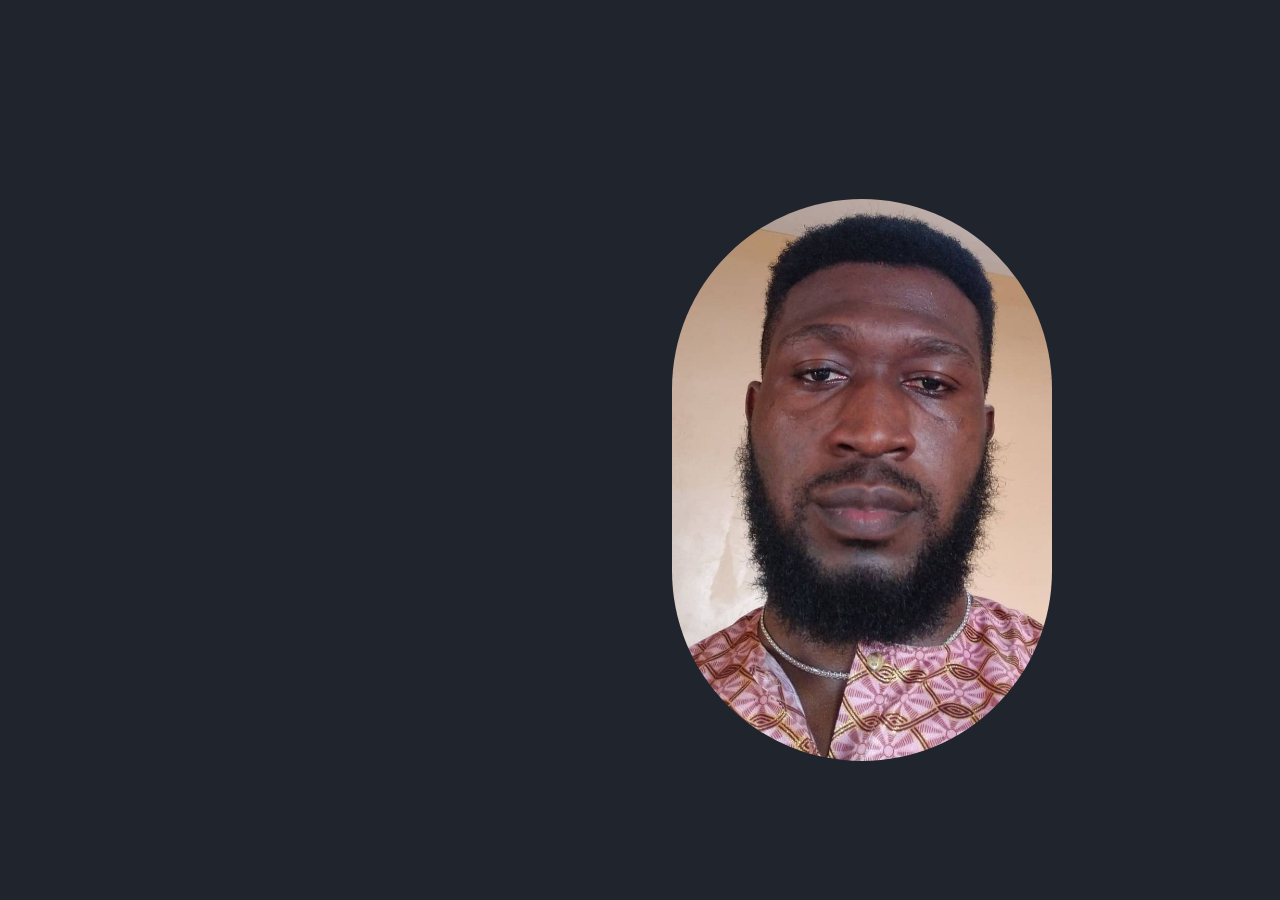
<file: index.html>
<!DOCTYPE html>
<html lang="en">

    <head>
        <meta charset="UTF-8" />
        <meta http-equiv="X-UA-Compatible" content="IE=edge">
        <meta name="viewpoint" content="width=device-width, initial-scale=1.0">
        <title>portfolio</title>
        <link href='https://unpkg.com/boxicons@2.1.4/css/boxicons.min.css' rel="stylesheet">
        <link rel="stylesheet" href="style_main.css">
    </head>

    <body>

        <header class = "header">
        <a href="#" class = "logo">CEI.</a>

            <nav class = "navbar">
                <a href="#" style="--i:1;" class="active">Home</a>
                <a href="Bio.html" style="--i:2;">Bio</a>
               <!-- <a href="Elev_pitch.html" style="--i:3;">Elevator Pitch</a> -->
                <a href="Portfolio.html" style="--i:4;">Projects</a>
                <a href="contact.html" target="_blank" style="--i:5;">Contact</a>
                
            </nav>
        </header>

        <section class = "home">
            <div class = "home-content">
                <h3> Hello, I am </h3>
                <h1> Chiedozie Emmanuel, Ikechukwu </h1>
                <h3>And I'm a <span> Techsavvy </span></h3>
                <P>Chiedozie Emmanuel Ikechukwu, a techsavvy professional with a passion for Information Technology. With expertise in web development, UI/UX design, and a keen interest in cybersecurity, I thrive on exploring the ever-evolving digital landscape. Let's innovate together!".</P>

                <div class="social-media">
                    <a href="https://www.linkedin.com/in/chiedozie-emmanuel-ikechukwu-b8a3221b1/" target="_blank" style="--i:6;" ><i class='bx bxl-linkedin-square'></i></a>
                    <a href="#" target="_blank" style="--i:7;" ><i class='bx bxl-twitter'></i></a>
                    <a href="#" target="_blank" style="--i:8;" ><i class='bx bxl-instagram'></i></a>
                    <a href="" target="_blank" style="--i:9;" ><i class='bx bxl-whatsapp'></i></a>
            </div>

            <a href="https://drive.google.com/file/d/1Qvwf4pet3lruoD6QPhBLRLCB7Y4I6SzN/view?usp=sharing" target="_blank" class="btn">Download CV</a>
            </div>

            <div class="home-img">
                <img src ="Dozie.jpeg" alt ="">
            </div>
        </section>


        <script src = "script.js"></script>

    </body> 
        
    
</html>
</file>
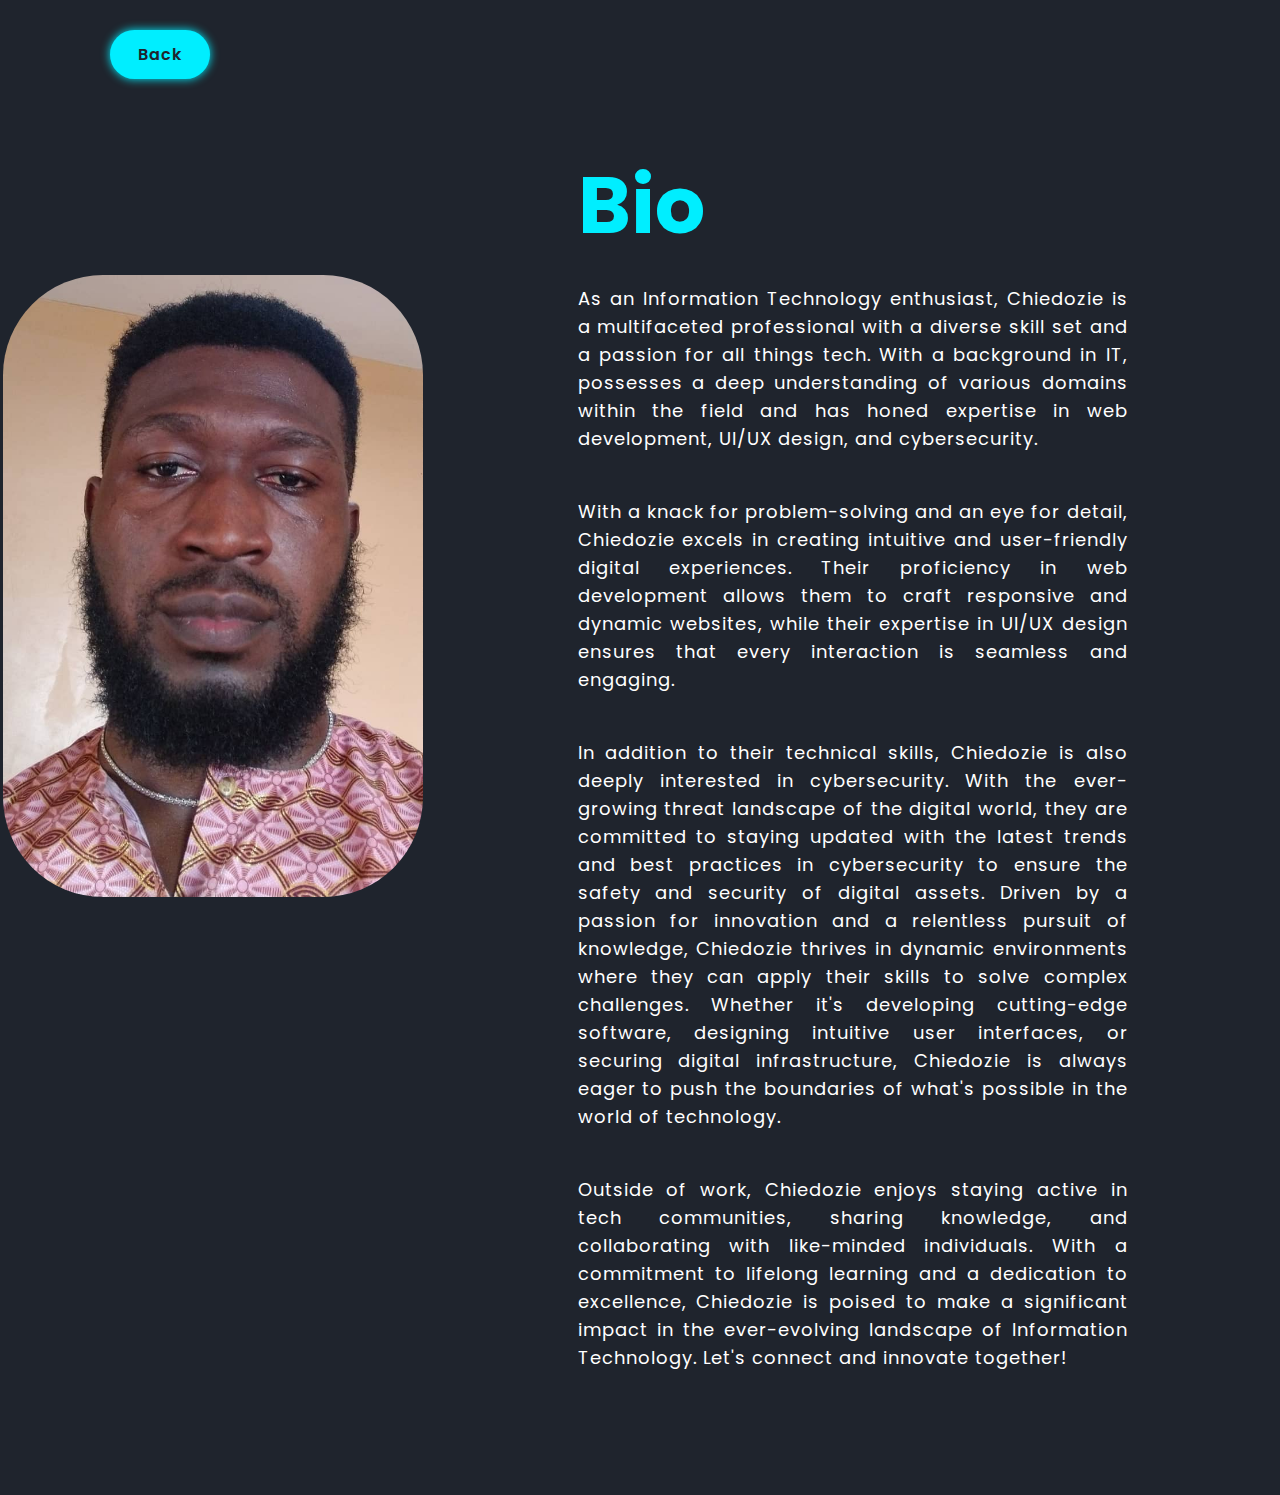
<file: Bio.html>
<!DOCTYPE html>
<html lang="en">

    <head>
        <meta charset="UTF-8" />
        <meta http-equiv="X-UA-Compatible" content="IE=edge">
        <meta name="viewpoint" content="width=device-width, initial-scale=1.0">
        <title>bio</title>
        <link href='https://unpkg.com/boxicons@2.1.4/css/boxicons.min.css' rel="stylesheet">
        <link rel="stylesheet" href="style_main.css">
    </head>

    <body>
        <a href="index.html" class="back-button">Back</a>
        <section class = "Bio">
            <div class = "main">
                <img src ="Dozie.jpeg" alt ="">
                <div class = "Bio-text">
                    <h1>Bio</h1>
                    <p class="zero"> As an Information Technology enthusiast, Chiedozie is a multifaceted professional with a diverse skill set and 
                        a passion for all things tech. With a background in IT, possesses a deep understanding of various domains within 
                        the field and has honed expertise in web development, UI/UX design, and cybersecurity.
                    </p>

                    <p class="firstbio"> With a knack for problem-solving and an eye for detail, Chiedozie excels in creating intuitive and user-friendly digital experiences. 
                        Their proficiency in web development allows them to craft responsive and dynamic websites, while their expertise in UI/UX design ensures that every interaction is seamless and engaging.
                    </p>
                        
                    <p class="secondbio"> In addition to their technical skills, Chiedozie is also deeply interested in cybersecurity. With the ever-growing threat landscape of the digital world, 
                        they are committed to staying updated with the latest trends and best practices in cybersecurity to ensure the safety and security of digital assets.
                        Driven by a passion for innovation and a relentless pursuit of knowledge, Chiedozie thrives in dynamic environments where they can apply their skills to solve complex challenges. 
                        Whether it's developing cutting-edge software, designing intuitive user interfaces, or securing digital infrastructure, Chiedozie is always eager to push the boundaries of what's possible in the world of technology.
                    </p>

                    <p class="thirdbio">
                        Outside of work, Chiedozie enjoys staying active in tech communities, sharing knowledge, and collaborating with like-minded individuals. With a commitment to lifelong learning and a dedication to excellence, 
                        Chiedozie is poised to make a significant impact in the ever-evolving landscape of Information Technology.

                        Let's connect and innovate together!
                    </p>  
                </div>
            </div>
        </section>

    </body>
</file>
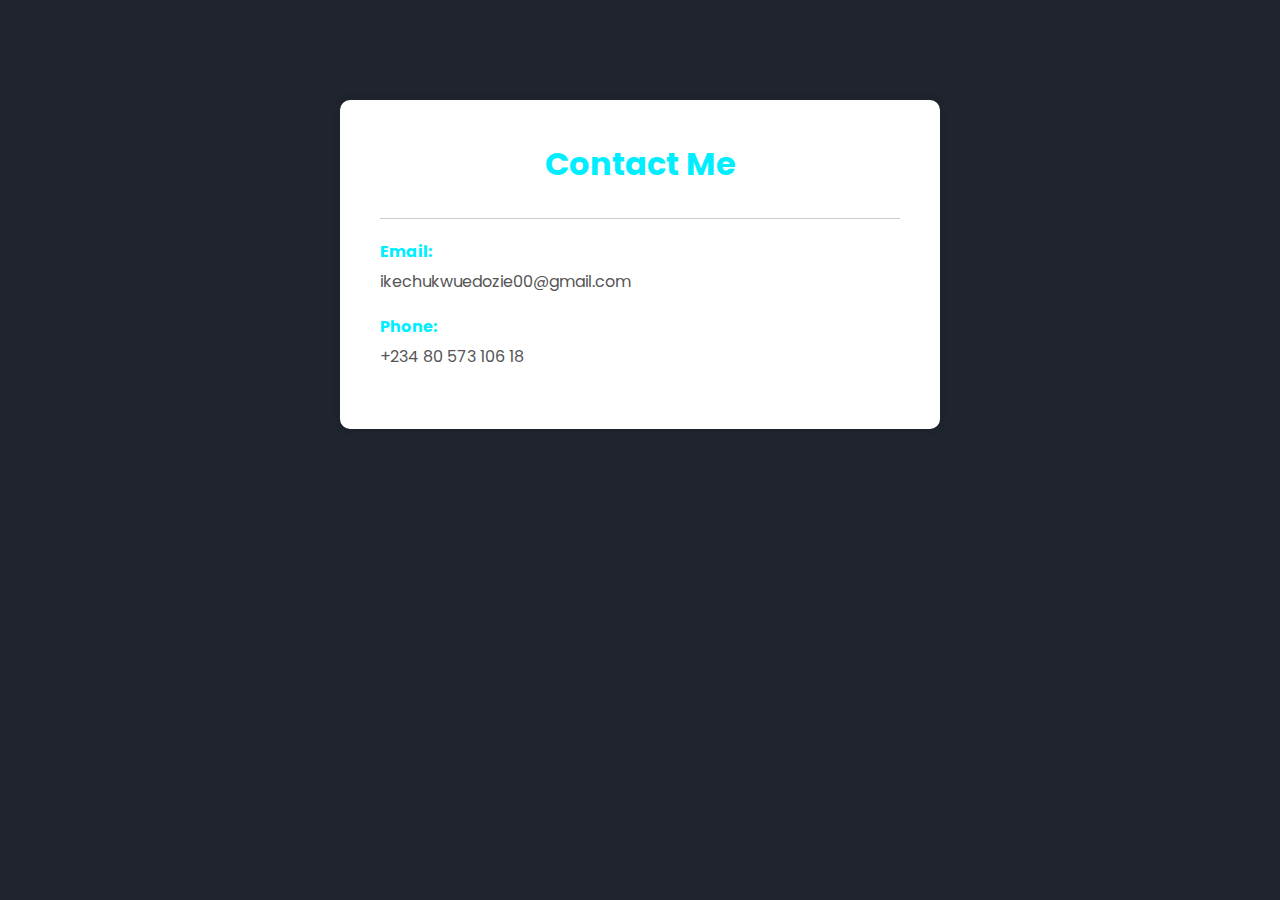
<file: contact.html>
<!DOCTYPE html>
<html lang="en">

    <head>
        <meta charset="UTF-8" />
        <meta http-equiv="X-UA-Compatible" content="IE=edge">
        <meta name="viewpoint" content="width=device-width, initial-scale=1.0">
        <title>Contact</title>
        <link href='https://unpkg.com/boxicons@2.1.4/css/boxicons.min.css' rel="stylesheet">
        <link rel="stylesheet" href="style_main.css">
    </head>

<body>
    <div class="container">
        <h1>Contact Me</h1>
        <div class="contact-info">
            <div class="contact-item">
                <span>Email:</span>
                <a href="mailto:angeson10@gmail.com">ikechukwuedozie00@gmail.com</a>
            </div>
            <div class="contact-item">
                <span>Phone:</span>
                <a href="tel:+23457310618">+234 80 573 106 18</a>
            </div>
        </div>
    </div>
</body>
</file>
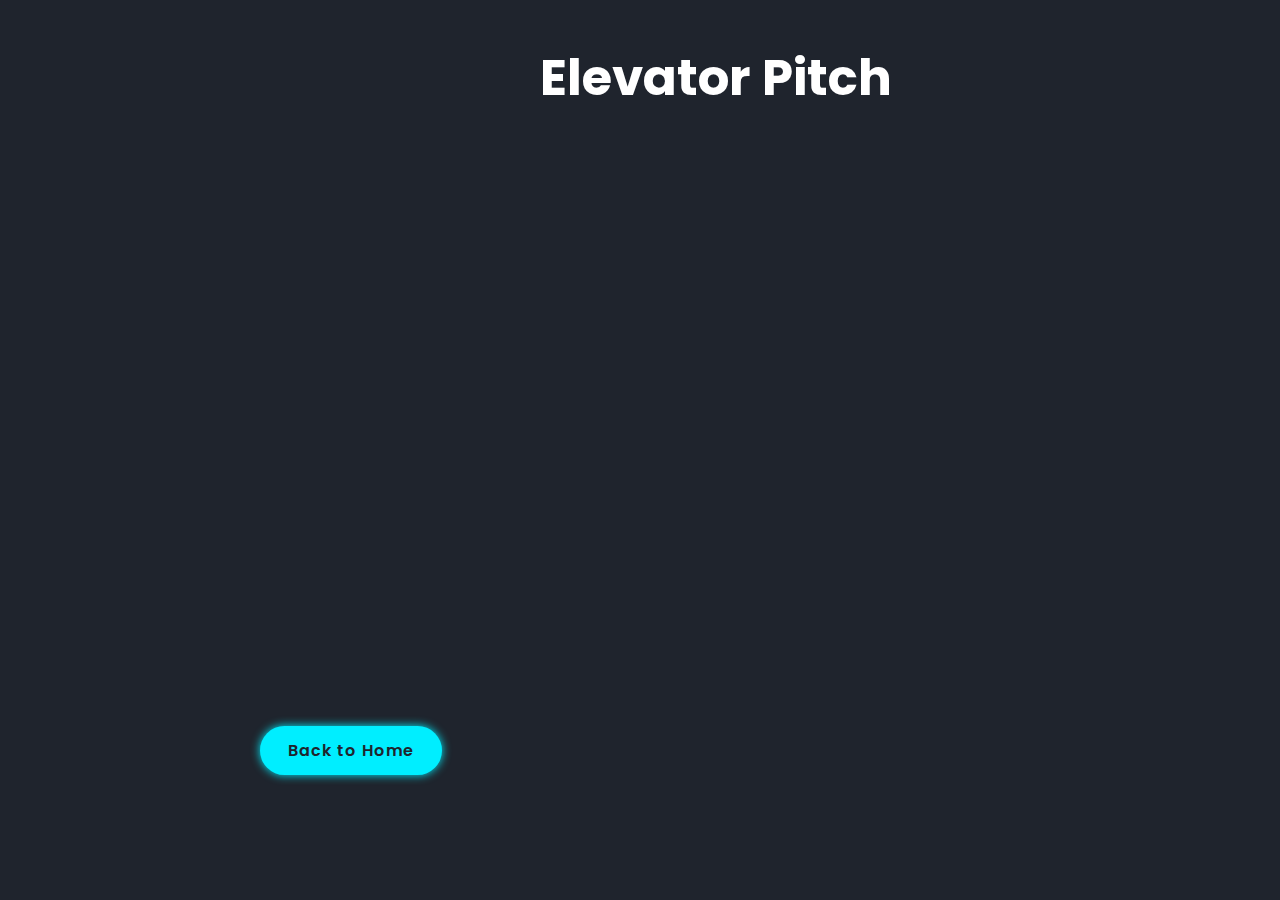
<file: Elev_pitch.html>
<!DOCTYPE html>
<html lang="en">

    <head>
        <meta charset="UTF-8" />
        <meta http-equiv="X-UA-Compatible" content="IE=edge">
        <meta name="viewpoint" content="width=device-width, initial-scale=1.0">
        <title>Elevator Pitch</title>
        <link href='https://unpkg.com/boxicons@2.1.4/css/boxicons.min.css' rel="stylesheet">
        <link rel="stylesheet" href="style_main.css">
    </head>

<body>

    <h1 class = "elev">Elevator Pitch</h1>

    <div class = "youtube-portelev">
        <iframe width="560" height="315" src="https://www.youtube.com/embed/u-k8cTNZKak?si=GFb1Qk8m9HTPinQa" title="YouTube video player" frameborder="0" allow="accelerometer; autoplay; clipboard-write; encrypted-media; gyroscope; picture-in-picture; web-share" allowfullscreen></iframe>
    </div>

    <a href="index.html" class="elevback">Back to Home</a>


</body>
</file>
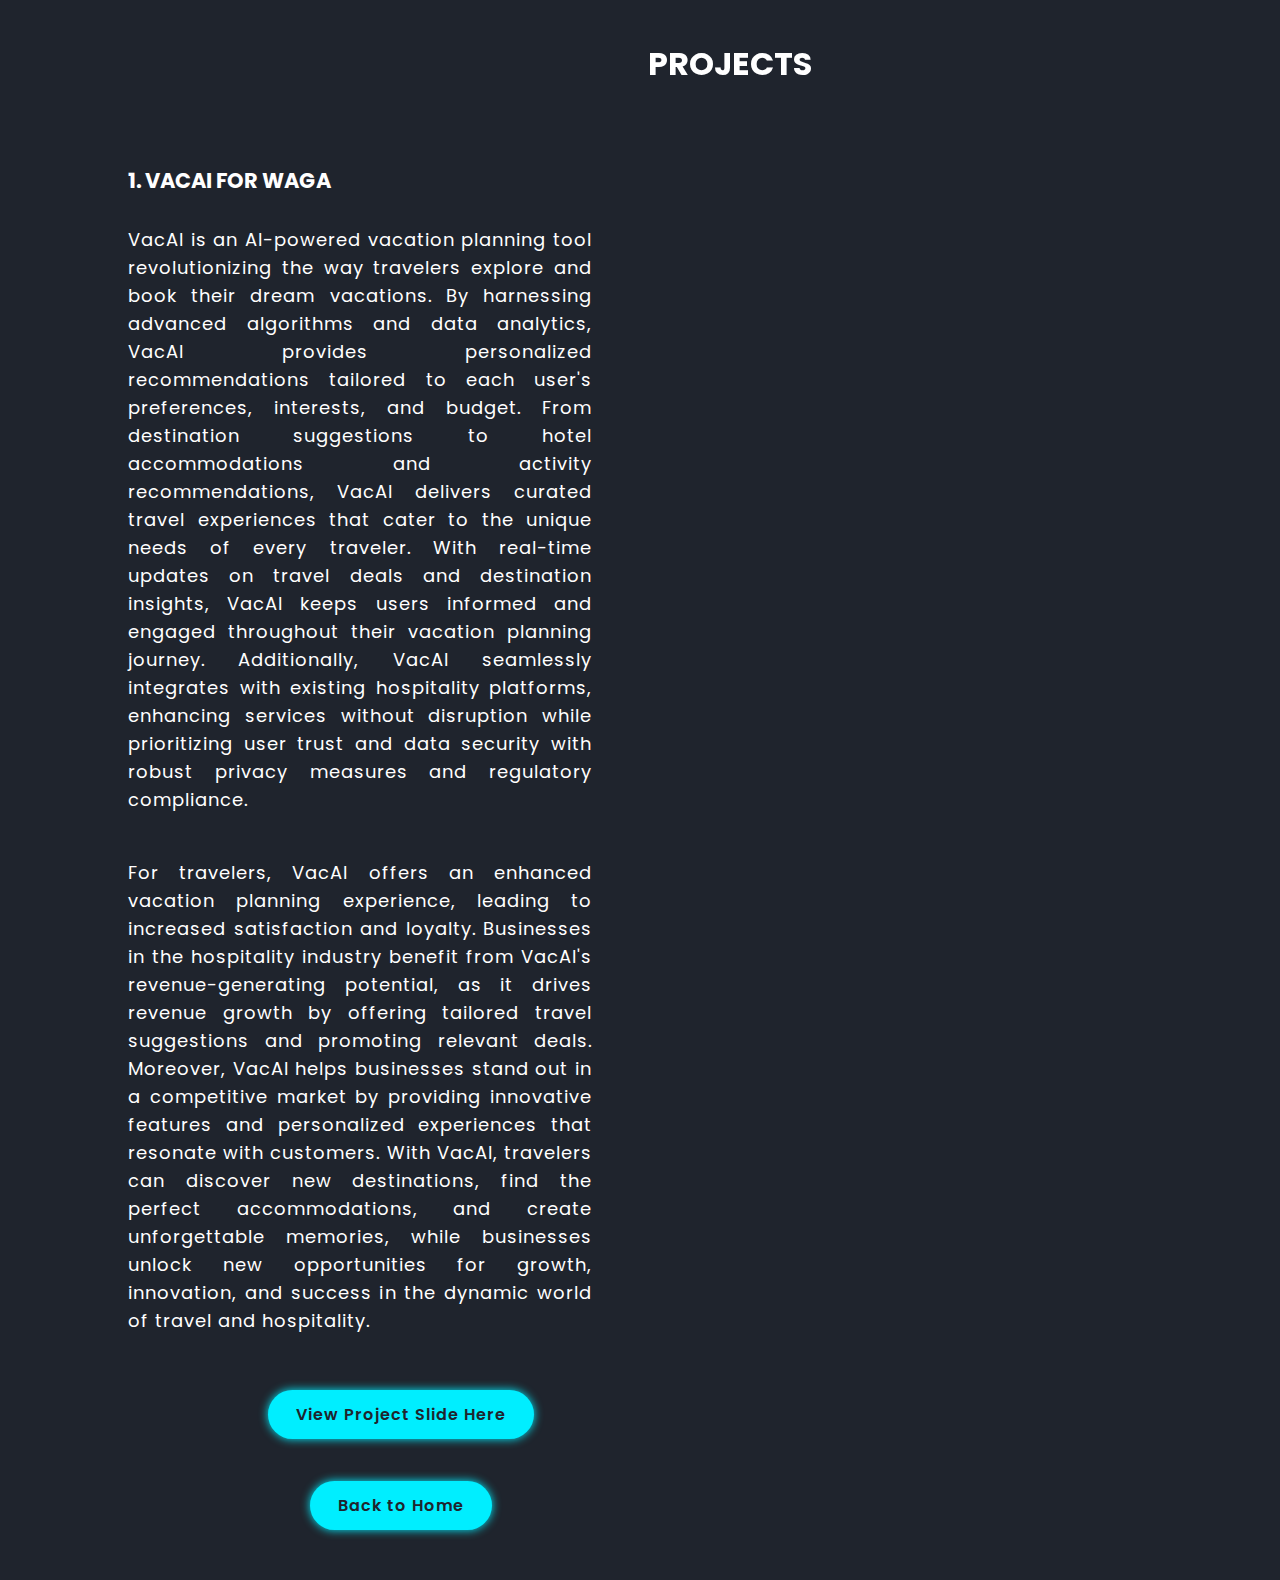
<file: Portfolio.html>
<!DOCTYPE html>
<html lang="en">

    <head>
        <meta charset="UTF-8" />
        <meta http-equiv="X-UA-Compatible" content="IE=edge">
        <meta name="viewpoint" content="width=device-width, initial-scale=1.0">
        <title>Portfolio</title>
        <link href='https://unpkg.com/boxicons@2.1.4/css/boxicons.min.css' rel="stylesheet">
        <link rel="stylesheet" href="style_main.css">
    </head>

<body>
    <header class = "port-header">
        <h1 class="port_h1">PROJECTS</h1>
    </header>

    <section class = "portfolio">
        <div class="portfolio-content">
            
            <h2>1. VACAI FOR WAGA </h2>
            <p class="port_para1"> VacAI is an AI-powered vacation planning tool revolutionizing the way travelers explore and book their dream vacations. 
                By harnessing advanced algorithms and data analytics, VacAI provides personalized recommendations tailored to each user's preferences, interests, and budget. 
                From destination suggestions to hotel accommodations and activity recommendations, VacAI delivers curated travel experiences that cater to the unique needs of every traveler. 
                With real-time updates on travel deals and destination insights, VacAI keeps users informed and engaged throughout their vacation planning journey. Additionally, 
                VacAI seamlessly integrates with existing hospitality platforms, enhancing services without disruption while prioritizing user trust and data security with robust privacy measures and regulatory compliance. </p>  
                
            <p class="port_para2"> For travelers, VacAI offers an enhanced vacation planning experience, leading to increased satisfaction and loyalty. Businesses in the hospitality industry benefit from VacAI's revenue-generating potential, 
                as it drives revenue growth by offering tailored travel suggestions and promoting relevant deals. Moreover, VacAI helps businesses stand out in a competitive market by providing innovative features and personalized experiences that resonate with customers. 
                With VacAI, travelers can discover new destinations, find the perfect accommodations, and create unforgettable memories, while businesses unlock new opportunities for growth, innovation, and success in the dynamic world of travel and hospitality. </p>

                <a href="https://drive.google.com/file/d/1gx8D_ai4wNPDD0VLx4LazdY4GoJ_rti4/view?usp=sharing" target="_blank" class="slide">View Project Slide Here </a>    

                <a href="index.html" class="prof">Back to Home</a>
                
        </div>

        <div class = "youtube-port">
            <iframe width="560" height="315" src="https://www.loom.com/share/d90ac2874bd84833adb950bed06e3e8b?sid=6e954735-1284-497c-b107-6306cf25d431" title="YouTube video player" frameborder="0" allow="accelerometer; autoplay; clipboard-write; encrypted-media; gyroscope; picture-in-picture; web-share" allowfullscreen></iframe>
        </div>

        

        <script src="script.js"></script>
</body>
</file>
<file: style_main.css>
@import url(https://fonts.googleapis.com/css?family=Poppins:100,100italic,200,200italic,300,300italic,regular,italic,500,500italic,600,600italic,700,700italic,800,800italic,900,900italic);

* {
    margin: 0;
    padding: 0;
    box-sizing: border-box;
    font-family: 'poppins', sans-serif;
}

body {
    background: #1f242d;
    color: #fff;
}

.header {
    position: fixed;
    top: 0;
    left: 0;
    width: 100%;
    padding: 20px 10%;
    background: transparent;
    display: flex;
    justify-content: space-between;
    align-items: center;
    z-index: 100;
}

.logo {
    font-size: 25px;
    color: #fff;
    text-decoration: none;
    font-weight: 600;
    cursor: default;
    opacity: 0;
    animation: slideRight 1s ease forwards;
}

.port-header {
    position: fixed;
    margin-left: 520px;
    margin-top: 20px;
    top: 0;
    left: 0;
    width: 100%;
    padding: 20px 10%;
    background: transparent;
    display: flex;
    justify-content: space-between;
    align-items: center;
    z-index: 100;
    transition: top 0.3s; /* Add smooth transition */
}

.port-header.hide-header {
    top: -100px; /* Move header out of view */
}


/*.navbar {
    margin-left: auto;
}*/

.navbar a{
    display: inline-block;
    font-size: 18px;
    color: #fff;
    text-decoration: none;
    font-weight: 500;
    margin-right: 70px;
    opacity: 0;
    animation: slideTop 1s ease forwards;
    transition: .3s;
    animation-delay: calc(.2s * var(--i));
}

.navbar a:hover,
.navbar a.active {
    color:#0ef
}

.home {
    position: relative;
    width: 100%;
    height: 100%;
    display: flex;
    justify-content: space-between;
    align-items: center;
    padding: 70px 10% 0;
}

.home-content{
    max-width: 600px;
    margin-top: 95px;
}

.home-content h3 {
    font-size: 32px;
    font-weight: 700;
    opacity: 0;
    animation: slideBottom 1s ease forwards;
    animation-delay: .5s;
    margin-bottom: 10px;

}

.home-content h3:nth-of-type(2) {
    margin-bottom: 30px;
    animation: slideTop 1s ease forwards;
    animation-delay: .5s;
}

.home-content h3 span {
    color:#0ef;
}

.home-content h1 {
    font-size: 50px;
    font-weight: 700;
    margin: -3px 0;
    opacity: 0;
    animation: slideRight 1s ease forwards;
    animation-delay: .2s;
}

.home-content p {
    font-size: 16px;
    opacity: 0;
    animation: slideLeft 1s ease forwards;
    animation-delay: 1s;
}

.portfolio {
    position: relative;
    width: 100%;
    height: 100%;
    display: flex;
    justify-content: space-between;
    align-items: center;
    padding: 70px 10% 0;
}

.portfolio-content p {
    text-align: justify;
    letter-spacing: 1px;
    line-height: 28px;
    font-size: 18px;
    margin-bottom: 45px;
}

.portfolio-content {
    max-width: 570px;
    margin-top: 95px;
}

.portfolio-content h1 {
    font-size: 50px;
    font-weight: 600px;
    margin-bottom: 30px;
}

.elev {
    font-size: 50px;
    font-weight: 600px;
    margin-bottom: 30px;
    margin-left: 540px;
    margin-top: 40px;
}

.youtube-portelev {
    display: flex;
    justify-content: flex-end; /* Align to the right */
    align-items: center;
    width: 60%; /* Set width to 60% of the viewport width */
    margin-left: 17%; /* Adjust margin for spacing */
}

.youtube-portelev iframe {
    width: 150%; /* Make the iframe fill its container */
    height: 530px; /* Automatically adjust height */
}


.portfolio-content h2 {
    font-size: 21px;
    font-weight: 600px;
    margin-bottom: 30px;
}

.slide {
    display: inline-block;
    padding: 12px 28px;
    background: #0ef;
    border-radius: 40px;
    box-shadow: 0 0 10px #0ef;
    text-decoration: none;
    font-size: 16px;
    color: #1f242d;
    letter-spacing: 1px;
    font-weight: 600;
    margin-top: 10px;
    margin-bottom: 50px;
    margin-left: 140px;
}

.youtube-port{
    margin-bottom: 400px;
}

.Bio {
    width: 100%;
    padding: 78px 0px;
}

.prof {
    display: inline-block;
    padding: 12px 28px;
    background: #0ef;
    border-radius: 40px;
    box-shadow: 0 0 10px #0ef;
    text-decoration: none;
    font-size: 16px;
    color: #1f242d;
    letter-spacing: 1px;
    font-weight: 600;
    margin-top: -8px;
    margin-bottom: 50px;
    margin-left: 182px;
}

.elevback{
    display: inline-block;
    padding: 12px 28px;
    background: #0ef;
    border-radius: 40px;
    box-shadow: 0 0 10px #0ef;
    text-decoration: none;
    font-size: 16px;
    color: #1f242d;
    letter-spacing: 1px;
    font-weight: 600;
    margin-top: 50px;
    margin-bottom: 50px;
    margin-left: 260px;
}

.elevback:hover{
    background-color: #fff;
}

.main {
    width: 1130px;
    max-width: 95%;
    margin: 0 auto;
    display: flex;
    align-items: center;
    justify-content: space-around;
}

.home-img img {
    max-width: 380px;
    margin-right: 100px;
    margin-top: 100px;
    border-radius: 300px;
}

.main img {
    height: auto;
    width: 420px;
    margin-top: 0px;
    margin-bottom: 390px;
    margin-left: -150px;
    border-radius: 100px;
}

.Bio-text {
    width: 550px;
}

.Bio-text h1{
    color:#0ef;
    font-size: 80px;
    text-transform: capitalize;
    margin-bottom: 20px;
}

.Bio-text p {
    text-align: justify;
    letter-spacing: 1px;
    line-height: 28px;
    font-size: 18px;
    margin-bottom: 45px;
}

.back-button {
    display: inline-block;
    padding: 12px 28px;
    background: #0ef;
    border-radius: 40px;
    box-shadow: 0 0 10px #0ef;
    text-decoration: none;
    font-size: 16px;
    color: #1f242d;
    letter-spacing: 1px;
    font-weight: 600;
    margin-top: 30px;
    margin-left: 110px;
    margin-bottom: -120px;
}

.back-button:hover {
    background-color: #fff;
}

.prof:hover {
    background-color: #fff;
}


.social-media a {
    display: inline-flex;
    justify-content: center;
    align-items: center;
    width: 40px;
    height: 40px;
    background: transparent;
    border: 2px solid #0ef;
    border-radius: 50%;
    font-size: 20px;
    color: #0ef;
    text-decoration: none;
    margin: 30px 15px 30px 0;
    transition: .5s ease;
    opacity: 0;
    animation: slideLeft 1s ease forwards;
    animation-delay: calc(.2s * var(--i));
}

.social-media a:hover {
    background: #0ef;
    color: #1f242d;
    box-shadow: 0 0 20px #0ef;
}

.btn {
    display: inline-block;
    padding: 12px 28px;
    background: #0ef;
    border-radius: 40px;
    box-shadow: 0 0 10px #0ef;
    text-decoration: none;
    font-size: 16px;
    color: #1f242d;
    letter-spacing: 1px;
    font-weight: 600;
    opacity: 0;
    animation: slideTop 1s ease forwards;
    animation-delay: 1.6s;
}

.firstbio {
    margin-bottom: 20px;
}

.secondbio {
    margin-bottom: 20px;
}

.zero {
    margin-bottom: 20px;
}

.thirdbio {
    margin-bottom: 20px;
}

.container {
    max-width: 600px;
    margin: 100px auto;
    background-color: #fff;
    padding: 40px;
    border-radius: 10px;
    box-shadow: 0 0 10px rgba(0, 0, 0, 0.1);
}

.container h1 {
    text-align: center;
    margin-bottom: 30px;
    color: #0ef;
}

.contact-info {
    border-top: 1px solid #ccc;
    padding-top: 20px;
}

.contact-item {
    margin-bottom: 20px;
}

.contact-item span {
    font-weight: bold;
    display: block;
    margin-bottom: 5px;
    color: #0ef;
}

.contact-item a {
    color: #555;
    text-decoration: none;
}

.contact-item a:hover {
    text-decoration: underline;
}

/* KEYFRAMES ANIMATION */
@keyframes slideRight {
    0% { 
        transform: translateX(-100px);
        opacity: 0;
    }
    
    100% { 
        transform: translateX(0);
        opacity: 1;
    }
}

@keyframes slideTop {
    0% { 
        transform: translateY(100px);
        opacity: 0;
    }
    
    100% { 
        transform: translateY(0);
        opacity: 1;
    }
}

@keyframes slideBottom {
    0% { 
        transform: translateY(-100px);
        opacity: 0;
    }
    
    100% { 
        transform: translateY(0);
        opacity: 1;
    }
}

@keyframes slideLeft {
    0% { 
        transform: translateX(100px);
        opacity: 0;
    }
    
    100% { 
        transform: translateX(0);
        opacity: 1;
    }
}
</file>
